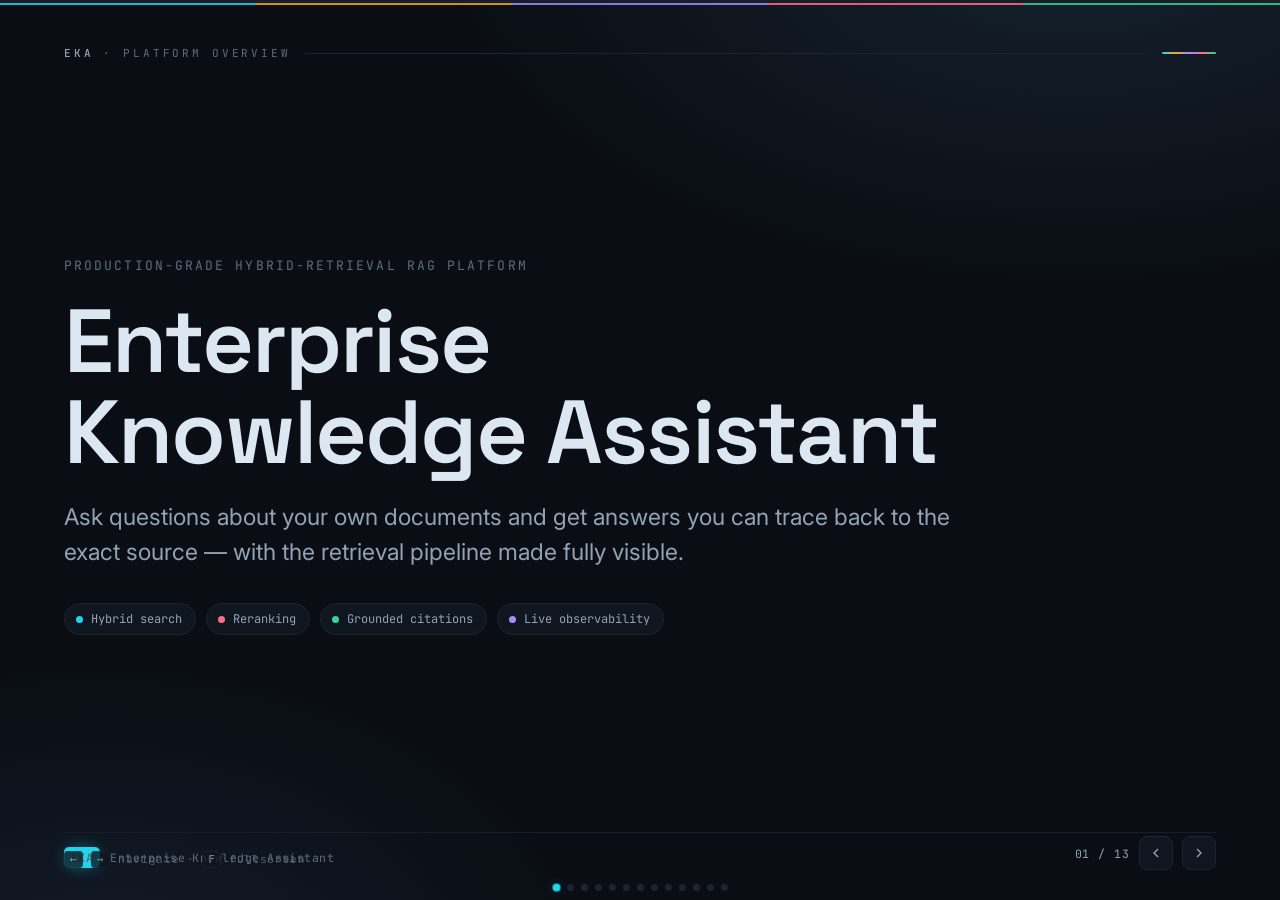
<file: Enterprise-Knowledge-Assistant-Deck.html>
<!DOCTYPE html>
<html lang="en">
<head>
<meta charset="utf-8" />
<meta name="viewport" content="width=device-width, initial-scale=1, viewport-fit=cover" />
<title>Enterprise Knowledge Assistant — Overview</title>
<link rel="preconnect" href="https://fonts.googleapis.com" />
<link rel="preconnect" href="https://fonts.gstatic.com" crossorigin />
<link href="https://fonts.googleapis.com/css2?family=Space+Grotesk:wght@500;600;700&family=Inter:wght@400;500;600&family=JetBrains+Mono:wght@400;500;700&display=swap" rel="stylesheet" />
<style>
:root{
  --bg:#0a0e14; --bg2:#0c121a; --panel:#0f161f; --panel2:#121b25;
  --rule:#1b2531; --rule-soft:#161f29;
  --ink:#dde7f1; --ink-dim:#93a3b5; --ink-faint:#5d6d7f;
  --vector:#22d3ee; --lexical:#f5a524; --fusion:#a78bfa; --rerank:#fb7185; --generate:#34d399;
  --display:"Space Grotesk", system-ui, sans-serif;
  --body:"Inter", system-ui, -apple-system, sans-serif;
  --mono:"JetBrains Mono", ui-monospace, "SF Mono", Menlo, Consolas, monospace;
  --pad: clamp(28px, 5vw, 84px);
}
*{box-sizing:border-box;margin:0;padding:0}
html,body{height:100%}
body{
  background:
    radial-gradient(1100px 620px at 84% -8%, #16222e 0%, rgba(22,34,46,0) 58%),
    radial-gradient(900px 600px at 8% 110%, #131c2a 0%, rgba(19,28,42,0) 55%),
    var(--bg);
  color:var(--ink); font-family:var(--body);
  overflow:hidden; -webkit-font-smoothing:antialiased; text-rendering:optimizeLegibility;
}

/* top progress + spectrum rule */
.topbar{position:fixed; top:0; left:0; right:0; z-index:40; height:3px; background:var(--rule-soft)}
.topbar .bar{height:100%; width:0; background:linear-gradient(90deg,var(--vector),var(--fusion)); transition:width .5s ease}
.spectrum{position:fixed; top:3px; left:0; right:0; height:2px; z-index:40; opacity:.85;
  background:linear-gradient(90deg,var(--vector) 0 20%,var(--lexical) 20% 40%,var(--fusion) 40% 60%,var(--rerank) 60% 80%,var(--generate) 80% 100%)}

/* deck + slides */
.deck{position:fixed; inset:0; cursor:default}
.slide{position:absolute; inset:0; display:flex; flex-direction:column;
  padding:calc(var(--pad)*0.72) var(--pad) calc(var(--pad)*0.5);
  opacity:0; visibility:hidden; transform:translateY(10px) scale(.995);
  transition:opacity .5s ease, transform .5s ease, visibility 0s linear .5s}
.slide.active{opacity:1; visibility:visible; transform:none; transition:opacity .55s ease, transform .55s ease}

/* head / foot chrome */
.head{display:flex; align-items:center; gap:14px; flex:0 0 auto}
.kicker{font-family:var(--mono); font-size:11px; letter-spacing:.26em; text-transform:uppercase; color:var(--ink-faint)}
.kicker b{color:var(--ink-dim); font-weight:500}
.head .rule{flex:1; height:1px; background:var(--rule)}
.head .sig{width:54px; height:2px; border-radius:2px;
  background:linear-gradient(90deg,var(--vector),var(--lexical),var(--fusion),var(--rerank),var(--generate))}

.body{flex:1 1 auto; display:flex; flex-direction:column; justify-content:center; padding:clamp(14px,3vh,40px) 0; min-height:0; overflow-y:auto; overflow-x:hidden; scrollbar-width:thin; scrollbar-color:var(--rule) transparent}
.body::-webkit-scrollbar{width:8px}
.body::-webkit-scrollbar-thumb{background:var(--rule); border-radius:8px}

.foot{flex:0 0 auto; display:flex; align-items:center; justify-content:space-between; gap:16px; padding-top:14px; border-top:1px solid var(--rule-soft)}
.wordmark{display:flex; align-items:center; gap:10px; min-width:0}
.badge{font-family:var(--mono); font-weight:700; font-size:11px; letter-spacing:.12em; color:var(--bg);
  background:var(--vector); padding:3px 7px; border-radius:5px; box-shadow:0 0 18px -6px var(--vector)}
.wordmark span{font-family:var(--mono); font-size:11.5px; color:var(--ink-faint); letter-spacing:.04em; white-space:nowrap; overflow:hidden; text-overflow:ellipsis}
.nav{display:flex; align-items:center; gap:14px}
.counter{font-family:var(--mono); font-size:11.5px; color:var(--ink-dim); letter-spacing:.08em}
.controls{position:fixed; right:var(--pad); bottom:calc(var(--pad)*0.5 - 2px); z-index:42; display:flex; align-items:center; gap:9px}
.arrows{display:flex; gap:8px}
.navbtn{width:34px; height:34px; border-radius:8px; border:1px solid var(--rule); background:var(--panel);
  color:var(--ink-dim); display:grid; place-items:center; cursor:pointer; transition:.15s}
.navbtn:hover{border-color:var(--vector); color:var(--vector); box-shadow:0 0 16px -8px var(--vector)}
.navbtn svg{width:16px;height:16px}

/* dots */
.dots{position:fixed; left:0; right:0; bottom:9px; z-index:40; display:flex; justify-content:center; gap:7px; pointer-events:none}
.dot{width:7px; height:7px; border-radius:50%; border:0; padding:0; background:var(--rule); cursor:pointer; pointer-events:auto; transition:.2s}
.dot.on{background:var(--vector); box-shadow:0 0 10px -2px var(--vector); transform:scale(1.15)}

/* reveal animation for slide content */
.r{opacity:0; transform:translateY(16px)}
.slide.active .r{opacity:1; transform:none; transition:opacity .6s ease, transform .6s ease; transition-delay:calc(var(--d,0)*90ms + 60ms)}

/* typography */
.eyebrow{font-family:var(--mono); font-size:12px; letter-spacing:.2em; text-transform:uppercase; color:var(--vector); margin-bottom:18px}
h1.title{font-family:var(--display); font-weight:600; letter-spacing:-.02em; line-height:1.02;
  font-size:clamp(40px, 7vw, 92px)}
h2.title{font-family:var(--display); font-weight:600; letter-spacing:-.015em; line-height:1.06;
  font-size:clamp(30px, 4.6vw, 60px)}
.lede{font-size:clamp(17px, 2vw, 23px); line-height:1.5; color:var(--ink-dim); max-width:46ch; margin-top:22px}
.lede.wide{max-width:64ch}
.acctxt{color:var(--ink)}

/* title slide */
.hero-tag{font-family:var(--mono); font-size:13px; letter-spacing:.16em; text-transform:uppercase; color:var(--ink-faint); margin-bottom:22px}
.chips{display:flex; flex-wrap:wrap; gap:10px; margin-top:34px}
.chip{font-family:var(--mono); font-size:12px; color:var(--ink-dim); border:1px solid var(--rule);
  background:var(--panel); border-radius:30px; padding:7px 13px 7px 11px; display:inline-flex; align-items:center; gap:8px}
.chip i{width:7px; height:7px; border-radius:50%; display:inline-block}

/* pillars */
.pillars{display:grid; grid-template-columns:repeat(3,1fr); gap:18px}
.pillar{border:1px solid var(--rule); border-radius:14px; background:linear-gradient(180deg,var(--panel2),var(--panel)); padding:24px 22px; position:relative; overflow:hidden}
.pillar::before{content:""; position:absolute; left:0; top:0; bottom:0; width:3px; background:var(--c)}
.pillar .pn{font-family:var(--mono); font-size:12px; color:var(--c); letter-spacing:.14em}
.pillar h3{font-family:var(--display); font-weight:600; font-size:clamp(19px,2vw,24px); margin:14px 0 10px; letter-spacing:-.01em}
.pillar p{font-size:14.5px; line-height:1.55; color:var(--ink-dim)}

/* pipeline */
.pipe-wrap{margin-top:8px}
.pipeline{display:grid; grid-template-columns:repeat(6,1fr); align-items:start}
.stage{position:relative; text-align:center; padding:0 6px}
.stage:not(:last-child)::after{content:""; position:absolute; top:31px; right:-1px; width:100%; height:2px; background:var(--rule); z-index:0}
.stage .node{position:relative; z-index:1; width:64px; height:64px; margin:0 auto 14px; border-radius:50%;
  border:1.5px solid var(--rule); background:radial-gradient(circle at 50% 36%, #16212d, #0d141c);
  display:grid; place-items:center; color:var(--ink-faint);
  transition:border-color .4s, color .4s, box-shadow .4s, transform .4s}
.stage .node svg{width:26px;height:26px}
.stage.lit .node{border-color:var(--c); color:var(--c); box-shadow:0 0 26px -6px var(--c); transform:translateY(-2px)}
.stage .lbl{font-family:var(--display); font-weight:600; font-size:14.5px; color:var(--ink); letter-spacing:-.005em}
.stage .sub{font-family:var(--mono); font-size:10.5px; color:var(--ink-faint); margin-top:4px; line-height:1.35}
.pipe-cap{margin-top:34px; font-size:15.5px; color:var(--ink-dim); max-width:70ch; line-height:1.55}
.pipe-cap b{color:var(--ink); font-weight:600}

/* two columns */
.cols{display:grid; grid-template-columns:1fr auto 1fr; gap:22px; align-items:center}
.col{border:1px solid var(--rule); border-radius:14px; background:var(--panel); padding:24px 22px}
.col .ct{font-family:var(--mono); font-size:11px; letter-spacing:.16em; text-transform:uppercase; margin-bottom:10px}
.col h3{font-family:var(--display); font-weight:600; font-size:20px; margin-bottom:8px}
.col p{font-size:14px; line-height:1.55; color:var(--ink-dim)}
.col.vec .ct{color:var(--vector)} .col.vec{box-shadow:inset 3px 0 0 var(--vector)}
.col.lex .ct{color:var(--lexical)} .col.lex{box-shadow:inset 3px 0 0 var(--lexical)}
.fuse-join{display:flex; flex-direction:column; align-items:center; gap:10px; color:var(--fusion); font-family:var(--mono); font-size:11px; letter-spacing:.12em}
.fuse-join .dot2{width:46px;height:46px;border-radius:50%;border:1.5px solid var(--fusion);display:grid;place-items:center;box-shadow:0 0 22px -8px var(--fusion)}
.fuse-join .dot2 svg{width:22px;height:22px}

/* feature grid */
.fgrid{display:grid; grid-template-columns:repeat(3,1fr); gap:14px}
.feature{border:1px solid var(--rule); border-radius:12px; background:var(--panel); padding:18px 18px}
.feature .fi{color:var(--vector); margin-bottom:11px; display:flex}
.feature .fi svg{width:20px;height:20px}
.feature h4{font-family:var(--display); font-weight:600; font-size:15.5px; margin-bottom:5px; letter-spacing:-.005em}
.feature p{font-size:13px; line-height:1.5; color:var(--ink-dim)}

/* metrics */
.metricrow{display:grid; grid-template-columns:repeat(4,1fr); gap:16px; margin-top:6px}
.metric{border:1px solid var(--rule); border-radius:12px; background:var(--panel); padding:20px}
.metric .mk{font-family:var(--mono); font-size:10.5px; letter-spacing:.12em; text-transform:uppercase; color:var(--ink-faint)}
.metric .mv{font-family:var(--display); font-weight:600; font-size:clamp(28px,3.4vw,40px); margin-top:10px; font-variant-numeric:tabular-nums}
.metric .mu{font-size:.5em; color:var(--ink-faint); font-weight:500}
.metric.g .mv{color:var(--generate)} .metric.a .mv{color:var(--lexical)} .metric.c .mv{color:var(--vector)} .metric.v .mv{color:var(--fusion)}
.cap{margin-top:22px; font-family:var(--mono); font-size:11.5px; color:var(--ink-faint); letter-spacing:.04em}

/* split list (runs anywhere) */
.split{display:grid; grid-template-columns:1fr 1fr; gap:20px}
.lane{border:1px solid var(--rule); border-radius:14px; background:var(--panel); padding:24px 22px}
.lane .lt{font-family:var(--mono); font-size:11px; letter-spacing:.16em; text-transform:uppercase; margin-bottom:14px}
.lane.d .lt{color:var(--generate)} .lane.p .lt{color:var(--vector)}
.lane ul{list-style:none}
.lane li{font-size:14.5px; line-height:1.5; color:var(--ink-dim); padding:7px 0 7px 20px; position:relative}
.lane li::before{content:""; position:absolute; left:0; top:14px; width:7px; height:7px; border-radius:2px; background:var(--c)}
.lane li b{color:var(--ink); font-weight:600}

/* stack list (rigor) */
.stack{display:flex; flex-direction:column; gap:12px; max-width:74ch}
.stack-item{display:flex; gap:16px; align-items:flex-start; border:1px solid var(--rule); border-radius:12px; background:var(--panel); padding:16px 18px}
.stack-item .tag{font-family:var(--mono); font-size:10.5px; letter-spacing:.1em; text-transform:uppercase; color:var(--c); border:1px solid var(--rule); border-radius:6px; padding:4px 8px; white-space:nowrap; margin-top:2px}
.stack-item p{font-size:14.5px; line-height:1.5; color:var(--ink-dim)}
.stack-item p b{color:var(--ink); font-weight:600}

/* tech chips */
.tech{display:flex; flex-wrap:wrap; gap:11px; max-width:74ch}
.tk{font-family:var(--mono); font-size:13px; color:var(--ink-dim); border:1px solid var(--rule); background:var(--panel); border-radius:8px; padding:9px 13px}
.tk.opt{color:var(--ink-faint); border-style:dashed}

/* closing CTA */
.cta{margin-top:30px; display:flex; flex-wrap:wrap; gap:12px; align-items:center}
.cmd{font-family:var(--mono); font-size:14px; color:var(--vector); background:rgba(34,211,238,.07); border:1px solid rgba(34,211,238,.28); border-radius:9px; padding:11px 15px}
.arrow-i{color:var(--ink-faint)}

/* keyhint */
.keyhint{position:fixed; left:var(--pad); bottom:34px; z-index:39; font-family:var(--mono); font-size:11px; color:var(--ink-faint); letter-spacing:.06em; opacity:0; transition:opacity .6s}
.keyhint.show{opacity:.8}
.keyhint kbd{border:1px solid var(--rule); border-radius:4px; padding:1px 5px; color:var(--ink-dim); background:var(--panel)}

:focus-visible{outline:2px solid var(--vector); outline-offset:3px}

@media (max-width:860px){
  .pillars,.fgrid{grid-template-columns:1fr; gap:12px}
  .cols{grid-template-columns:1fr; gap:14px}
  .fuse-join{flex-direction:row}
  .metricrow{grid-template-columns:repeat(2,1fr)}
  .split{grid-template-columns:1fr}
  .pipeline{grid-template-columns:repeat(3,1fr); row-gap:26px}
  .stage:nth-child(3)::after{display:none}
  .stage .node{width:54px;height:54px}
  h1.title{font-size:clamp(34px,9vw,56px)}
  .wordmark span{display:none}
}
@media (max-width:560px){
  .metricrow{grid-template-columns:1fr 1fr}
  .pipeline{grid-template-columns:repeat(2,1fr)}
  .stage::after{display:none !important}
  .tech,.stack{max-width:none}
  .counter{display:none}
}
@media (prefers-reduced-motion:reduce){
  .slide,.r,.stage .node,.topbar .bar{transition:none !important}
  .r{opacity:1; transform:none}
}
</style>
</head>
<body>
<div class="topbar"><div class="bar" id="progressBar"></div></div>
<div class="spectrum"></div>

<div class="deck" id="deck">

  <!-- 1 · TITLE -->
  <section class="slide" data-kicker="Overview">
    <div class="head"><span class="kicker"><b>EKA</b> · Platform overview</span><span class="rule"></span><span class="sig"></span></div>
    <div class="body">
      <div class="hero-tag r" style="--d:0">Production-grade hybrid-retrieval RAG platform</div>
      <h1 class="title r" style="--d:1">Enterprise<br>Knowledge Assistant</h1>
      <p class="lede wide r" style="--d:2">Ask questions about your own documents and get answers you can trace back to the exact source — with the retrieval pipeline made fully visible.</p>
      <div class="chips r" style="--d:3">
        <span class="chip"><i style="background:var(--vector)"></i>Hybrid search</span>
        <span class="chip"><i style="background:var(--rerank)"></i>Reranking</span>
        <span class="chip"><i style="background:var(--generate)"></i>Grounded citations</span>
        <span class="chip"><i style="background:var(--fusion)"></i>Live observability</span>
      </div>
    </div>
    <div class="foot">
      <div class="wordmark"><span class="badge">EKA</span><span>Enterprise Knowledge Assistant</span></div>
    </div>
  </section>

  <!-- 2 · THE GAP -->
  <section class="slide">
    <div class="head"><span class="kicker"><b>01</b> · The gap</span><span class="rule"></span><span class="sig"></span></div>
    <div class="body">
      <p class="eyebrow r" style="--d:0">Why most RAG demos fall short</p>
      <h2 class="title r" style="--d:1">A single vector search<br>wired to an LLM isn't a platform.</h2>
      <p class="lede wide r" style="--d:2">Pure semantic search blurs the exact terms that matter, hands the model whatever it retrieves, and produces answers no one can verify — with nothing to operate, monitor, or secure around it.</p>
      <div class="fgrid r" style="--d:3; margin-top:34px">
        <div class="feature"><div class="fi"><svg viewBox="0 0 24 24" fill="none" stroke="currentColor" stroke-width="1.8"><circle cx="11" cy="11" r="7"/><path d="M21 21l-4-4"/></svg></div><h4>Misses exact terms</h4><p>Codes, acronyms, and names get washed out by embeddings.</p></div>
        <div class="feature"><div class="fi"><svg viewBox="0 0 24 24" fill="none" stroke="currentColor" stroke-width="1.8"><path d="M3 12h18M3 6h18M3 18h18"/></svg></div><h4>No relevance pass</h4><p>Top-k by raw similarity isn't the same as most relevant.</p></div>
        <div class="feature"><div class="fi"><svg viewBox="0 0 24 24" fill="none" stroke="currentColor" stroke-width="1.8"><path d="M12 9v4m0 4h.01M10.3 3.9 1.8 18a2 2 0 0 0 1.7 3h17a2 2 0 0 0 1.7-3L13.7 3.9a2 2 0 0 0-3.4 0Z"/></svg></div><h4>Unverifiable answers</h4><p>No citations means no way to trust or audit a response.</p></div>
      </div>
    </div>
    <div class="foot"><div class="wordmark"><span class="badge">EKA</span><span>Enterprise Knowledge Assistant</span></div></div>
  </section>

  <!-- 3 · WHAT IT IS -->
  <section class="slide">
    <div class="head"><span class="kicker"><b>02</b> · What it is</span><span class="rule"></span><span class="sig"></span></div>
    <div class="body">
      <p class="eyebrow r" style="--d:0">The idea in one line</p>
      <h2 class="title r" style="--d:1">It reads your files and answers<br>with the <span style="color:var(--generate)">source attached</span>.</h2>
      <p class="lede wide r" style="--d:2">Drop in TXT, Markdown, CSV, or PDF. The platform indexes every passage with both keyword and vector search, then answers natural-language questions — each claim backed by a numbered citation, so you always know where it came from.</p>
      <p class="lede wide acctxt r" style="--d:3">It runs fully offline by default, and upgrades to a local large language model by changing a few settings.</p>
    </div>
    <div class="foot"><div class="wordmark"><span class="badge">EKA</span><span>Enterprise Knowledge Assistant</span></div></div>
  </section>

  <!-- 4 · THREE UPGRADES -->
  <section class="slide">
    <div class="head"><span class="kicker"><b>03</b> · The platform</span><span class="rule"></span><span class="sig"></span></div>
    <div class="body">
      <p class="eyebrow r" style="--d:0">Three upgrades turn retrieval into a platform</p>
      <div class="pillars">
        <div class="pillar r" style="--d:1; --c:var(--vector)"><div class="pn">01 — Retrieval</div><h3>Hybrid search</h3><p>BM25 keyword search fused with dense vector search, so exact terms and meaning both count.</p></div>
        <div class="pillar r" style="--d:2; --c:var(--rerank)"><div class="pn">02 — Precision</div><h3>Reranking</h3><p>A second-stage relevance pass reorders candidates so the most relevant passages reach the answer.</p></div>
        <div class="pillar r" style="--d:3; --c:var(--generate)"><div class="pn">03 — Operations</div><h3>Live dashboard</h3><p>An instrument panel that visualizes the retrieval pipeline with real, measured per-stage latencies.</p></div>
      </div>
    </div>
    <div class="foot"><div class="wordmark"><span class="badge">EKA</span><span>Enterprise Knowledge Assistant</span></div></div>
  </section>

  <!-- 5 · PIPELINE (signature) -->
  <section class="slide" data-pipeline>
    <div class="head"><span class="kicker"><b>04</b> · Retrieval pipeline</span><span class="rule"></span><span class="sig"></span></div>
    <div class="body">
      <p class="eyebrow r" style="--d:0">Every query runs six stages</p>
      <div class="pipe-wrap r" style="--d:1">
        <div class="pipeline">
          <div class="stage" style="--c:var(--vector)"><div class="node"><svg viewBox="0 0 24 24" fill="none" stroke="currentColor" stroke-width="1.8"><circle cx="12" cy="12" r="3"/><path d="M12 2v4M12 18v4M2 12h4M18 12h4"/></svg></div><div class="lbl">Embed</div><div class="sub">query → vector</div></div>
          <div class="stage" style="--c:var(--vector)"><div class="node"><svg viewBox="0 0 24 24" fill="none" stroke="currentColor" stroke-width="1.8"><circle cx="11" cy="11" r="7"/><path d="M21 21l-4-4"/></svg></div><div class="lbl">Vector</div><div class="sub">semantic search</div></div>
          <div class="stage" style="--c:var(--lexical)"><div class="node"><svg viewBox="0 0 24 24" fill="none" stroke="currentColor" stroke-width="1.8"><path d="M4 6h16M4 12h10M4 18h7"/></svg></div><div class="lbl">BM25</div><div class="sub">keyword search</div></div>
          <div class="stage" style="--c:var(--fusion)"><div class="node"><svg viewBox="0 0 24 24" fill="none" stroke="currentColor" stroke-width="1.8"><path d="M7 4v6a5 5 0 0 0 10 0V4"/><path d="M12 15v5"/></svg></div><div class="lbl">Fuse</div><div class="sub">rank fusion</div></div>
          <div class="stage" style="--c:var(--rerank)"><div class="node"><svg viewBox="0 0 24 24" fill="none" stroke="currentColor" stroke-width="1.8"><path d="M3 16l5-5 5 5M8 11V4"/><path d="M21 8l-5 5-3-3"/></svg></div><div class="lbl">Rerank</div><div class="sub">reorder</div></div>
          <div class="stage" style="--c:var(--generate)"><div class="node"><svg viewBox="0 0 24 24" fill="none" stroke="currentColor" stroke-width="1.8"><path d="M12 3l2 5 5 1-4 3 1 5-4-2.7L8 17l1-5-4-3 5-1z"/></svg></div><div class="lbl">Generate</div><div class="sub">cited answer</div></div>
        </div>
      </div>
      <p class="pipe-cap r" style="--d:2">The dashboard lights up each stage with its <b>real measured latency</b> — so the system's behaviour is visible and explainable, not a black box.</p>
    </div>
    <div class="foot"><div class="wordmark"><span class="badge">EKA</span><span>Enterprise Knowledge Assistant</span></div></div>
  </section>

  <!-- 6 · HYBRID -->
  <section class="slide">
    <div class="head"><span class="kicker"><b>05</b> · Hybrid retrieval</span><span class="rule"></span><span class="sig"></span></div>
    <div class="body">
      <p class="eyebrow r" style="--d:0">Two signals, fused</p>
      <div class="cols r" style="--d:1">
        <div class="col vec"><div class="ct">Vector · semantic</div><h3>Understands meaning</h3><p>Finds passages about the same idea even when the wording differs — "time off" matches "annual leave".</p></div>
        <div class="fuse-join"><div class="dot2"><svg viewBox="0 0 24 24" fill="none" stroke="currentColor" stroke-width="1.8"><path d="M7 4v6a5 5 0 0 0 10 0V4"/><path d="M12 15v5"/></svg></div>RRF FUSION</div>
        <div class="col lex"><div class="ct">BM25 · lexical</div><h3>Nails exact terms</h3><p>Matches the precise tokens that embeddings blur — product codes, acronyms, names, and IDs.</p></div>
      </div>
      <p class="pipe-cap r" style="--d:2">Reciprocal Rank Fusion combines them by <b>rank, not raw score</b> — robust across retrievers and needs no per-corpus tuning.</p>
    </div>
    <div class="foot"><div class="wordmark"><span class="badge">EKA</span><span>Enterprise Knowledge Assistant</span></div></div>
  </section>

  <!-- 7 · GROUNDED & RELIABLE -->
  <section class="slide">
    <div class="head"><span class="kicker"><b>06</b> · Grounded &amp; reliable</span><span class="rule"></span><span class="sig"></span></div>
    <div class="body">
      <p class="eyebrow r" style="--d:0">Answers you can trust</p>
      <h2 class="title r" style="--d:1">Every claim is cited.<br>It never hard-fails.</h2>
      <p class="lede wide r" style="--d:2">Each answer carries inline numbered citations and a grounded flag. When no language model is reachable, an extractive engine assembles the answer only from real passages in your documents — so it degrades gracefully instead of breaking, and can never fabricate facts.</p>
    </div>
    <div class="foot"><div class="wordmark"><span class="badge">EKA</span><span>Enterprise Knowledge Assistant</span></div></div>
  </section>

  <!-- 8 · BUILT LIKE A SERVICE -->
  <section class="slide">
    <div class="head"><span class="kicker"><b>07</b> · Production engineering</span><span class="rule"></span><span class="sig"></span></div>
    <div class="body">
      <p class="eyebrow r" style="--d:0">Built like a service, not a script</p>
      <div class="fgrid r" style="--d:1">
        <div class="feature"><div class="fi"><svg viewBox="0 0 24 24" fill="none" stroke="currentColor" stroke-width="1.8"><rect x="3" y="11" width="18" height="10" rx="2"/><path d="M7 11V7a5 5 0 0 1 10 0v4"/></svg></div><h4>API-key auth</h4><p>Keyed access to every endpoint, easy to put behind a gateway.</p></div>
        <div class="feature"><div class="fi"><svg viewBox="0 0 24 24" fill="none" stroke="currentColor" stroke-width="1.8"><path d="M12 2v6l4 2"/><circle cx="12" cy="14" r="8"/></svg></div><h4>Rate limiting</h4><p>Per-client token bucket protects the service under load.</p></div>
        <div class="feature"><div class="fi"><svg viewBox="0 0 24 24" fill="none" stroke="currentColor" stroke-width="1.8"><path d="M3 12h4l3 8 4-16 3 8h4"/></svg></div><h4>Health &amp; readiness</h4><p>Liveness and per-component readiness probes for orchestration.</p></div>
        <div class="feature"><div class="fi"><svg viewBox="0 0 24 24" fill="none" stroke="currentColor" stroke-width="1.8"><path d="M4 6h16M4 12h16M4 18h10"/></svg></div><h4>Traced JSON logs</h4><p>Structured logs with a request id threaded across the pipeline.</p></div>
        <div class="feature"><div class="fi"><svg viewBox="0 0 24 24" fill="none" stroke="currentColor" stroke-width="1.8"><rect x="3" y="3" width="7" height="7" rx="1"/><rect x="14" y="3" width="7" height="7" rx="1"/><rect x="3" y="14" width="7" height="7" rx="1"/><rect x="14" y="14" width="7" height="7" rx="1"/></svg></div><h4>Namespaces</h4><p>Document collections stay isolated and never mix together.</p></div>
        <div class="feature"><div class="fi"><svg viewBox="0 0 24 24" fill="none" stroke="currentColor" stroke-width="1.8"><path d="M21 15V7a2 2 0 0 0-2-2H9L3 9v8a2 2 0 0 0 2 2h14a2 2 0 0 0 2-2Z"/><path d="M3 9h18"/></svg></div><h4>Dedup on ingest</h4><p>Identical uploads are detected by hash and never re-indexed.</p></div>
      </div>
    </div>
    <div class="foot"><div class="wordmark"><span class="badge">EKA</span><span>Enterprise Knowledge Assistant</span></div></div>
  </section>

  <!-- 9 · OBSERVABILITY -->
  <section class="slide">
    <div class="head"><span class="kicker"><b>08</b> · Observability</span><span class="rule"></span><span class="sig"></span></div>
    <div class="body">
      <p class="eyebrow r" style="--d:0">See inside the system</p>
      <h2 class="title r" style="--d:1; margin-bottom:6px">A live operations dashboard</h2>
      <p class="lede wide r" style="--d:2">The pipeline spine animates each query in real time, alongside the metrics that matter for running a retrieval service:</p>
      <div class="metricrow r" style="--d:3">
        <div class="metric c"><div class="mk">Documents</div><div class="mv">1,240</div></div>
        <div class="metric g"><div class="mk">Success rate</div><div class="mv">100<span class="mu">%</span></div></div>
        <div class="metric g"><div class="mk">Grounded rate</div><div class="mv">94<span class="mu">%</span></div></div>
        <div class="metric a"><div class="mk">p95 latency</div><div class="mv">21<span class="mu">ms</span></div></div>
      </div>
      <p class="cap r" style="--d:4">Representative readings — the dashboard updates every few seconds while the service runs.</p>
    </div>
    <div class="foot"><div class="wordmark"><span class="badge">EKA</span><span>Enterprise Knowledge Assistant</span></div></div>
  </section>

  <!-- 10 · RUNS ANYWHERE -->
  <section class="slide">
    <div class="head"><span class="kicker"><b>09</b> · Deployment</span><span class="rule"></span><span class="sig"></span></div>
    <div class="body">
      <p class="eyebrow r" style="--d:0">Runs anywhere — scales up by config</p>
      <div class="split">
        <div class="lane d r" style="--d:1; --c:var(--generate)"><div class="lt">Offline by default</div>
          <ul>
            <li><b>No downloads, no GPU, no network.</b> Boots in seconds.</li>
            <li>Deterministic hashing embedder + in-memory vector store.</li>
            <li>Extractive answer engine — always grounded and cited.</li>
            <li>One-click launcher and a guided showcase demo.</li>
          </ul>
        </div>
        <div class="lane p r" style="--d:2; --c:var(--vector)"><div class="lt">Production profile</div>
          <ul>
            <li>Local <b>Ollama</b> — qwen3-coder for answers, nomic-embed for vectors.</li>
            <li><b>ChromaDB</b> vector store for larger corpora.</li>
            <li><b>Cross-encoder</b> reranker for top-tier relevance.</li>
            <li>Docker image and Compose, switched by environment variables.</li>
          </ul>
        </div>
      </div>
    </div>
    <div class="foot"><div class="wordmark"><span class="badge">EKA</span><span>Enterprise Knowledge Assistant</span></div></div>
  </section>

  <!-- 11 · RIGOR -->
  <section class="slide">
    <div class="head"><span class="kicker"><b>10</b> · Engineering rigor</span><span class="rule"></span><span class="sig"></span></div>
    <div class="body">
      <p class="eyebrow r" style="--d:0">Built and verified in iterations</p>
      <h2 class="title r" style="--d:1; font-size:clamp(26px,3.4vw,44px); margin-bottom:18px">Integration testing found real bugs — and fixed them.</h2>
      <div class="stack">
        <div class="stack-item r" style="--d:2; --c:var(--vector)"><span class="tag">~40 tests</span><p>A unit and integration suite covering chunking, retrieval, fusion, reranking, storage, and the full API.</p></div>
        <div class="stack-item r" style="--d:3; --c:var(--lexical)"><span class="tag">Bug · BM25</span><p><b>Small-corpus negative IDF</b> silently disabled keyword search; fixed to rank by lexical overlap instead of score sign.</p></div>
        <div class="stack-item r" style="--d:4; --c:var(--rerank)"><span class="tag">Bug · Logging</span><p>A reserved log field crashed every upload; hardened so a reserved key can never crash a request again.</p></div>
        <div class="stack-item r" style="--d:5; --c:var(--generate)"><span class="tag">Bug · Readiness</span><p>A property called like a method reported a healthy component as down; corrected and re-verified.</p></div>
      </div>
    </div>
    <div class="foot"><div class="wordmark"><span class="badge">EKA</span><span>Enterprise Knowledge Assistant</span></div></div>
  </section>

  <!-- 12 · TECH STACK -->
  <section class="slide">
    <div class="head"><span class="kicker"><b>11</b> · Tech stack</span><span class="rule"></span><span class="sig"></span></div>
    <div class="body">
      <p class="eyebrow r" style="--d:0">What it's built with</p>
      <div class="tech r" style="--d:1">
        <span class="tk">FastAPI</span><span class="tk">Pydantic v2</span><span class="tk">SQLite</span><span class="tk">NumPy</span>
        <span class="tk">rank-bm25</span><span class="tk">pypdf</span><span class="tk">httpx</span><span class="tk">Vanilla JS dashboard</span>
        <span class="tk">Docker</span>
      </div>
      <p class="eyebrow r" style="--d:2; margin-top:34px; color:var(--ink-faint)">Optional, one setting away</p>
      <div class="tech r" style="--d:3">
        <span class="tk opt">Ollama · qwen3-coder</span><span class="tk opt">nomic-embed-text</span><span class="tk opt">ChromaDB</span><span class="tk opt">sentence-transformers</span>
      </div>
    </div>
    <div class="foot"><div class="wordmark"><span class="badge">EKA</span><span>Enterprise Knowledge Assistant</span></div></div>
  </section>

  <!-- 13 · CLOSING -->
  <section class="slide">
    <div class="head"><span class="kicker"><b>12</b> · In one view</span><span class="rule"></span><span class="sig"></span></div>
    <div class="body">
      <p class="eyebrow r" style="--d:0">What this demonstrates</p>
      <h2 class="title r" style="--d:1">Applied RAG, built to be<br>run, trusted, and shown.</h2>
      <p class="lede wide r" style="--d:2">Hybrid retrieval and reranking, grounded and cited answers, production-grade operations, and a dashboard that makes the whole system legible — packaged so anyone can run it.</p>
      <div class="cta r" style="--d:3">
        <span class="cmd">START_SOFTWARE.bat</span>
        <span class="arrow-i">→</span>
        <span class="cmd">Run showcase demo</span>
      </div>
    </div>
    <div class="foot"><div class="wordmark"><span class="badge">EKA</span><span>Enterprise Knowledge Assistant</span></div></div>
  </section>

</div>

<div class="controls">
  <span class="counter" id="counter"></span>
  <button class="navbtn no-advance" id="navPrev" aria-label="Previous slide"><svg viewBox="0 0 24 24" fill="none" stroke="currentColor" stroke-width="2"><path d="M15 18l-6-6 6-6"/></svg></button>
  <button class="navbtn no-advance" id="navNext" aria-label="Next slide"><svg viewBox="0 0 24 24" fill="none" stroke="currentColor" stroke-width="2"><path d="M9 6l6 6-6 6"/></svg></button>
</div>
<div class="dots" id="dots"></div>
<div class="keyhint" id="keyhint"><kbd>←</kbd> <kbd>→</kbd> navigate · <kbd>F</kbd> fullscreen</div>

<script>
(function(){
  "use strict";
  var deck = document.getElementById('deck');
  var slides = Array.prototype.slice.call(deck.querySelectorAll('.slide'));
  var total = slides.length, idx = 0;
  var progress = document.getElementById('progressBar');
  var dotsWrap = document.getElementById('dots');
  var pad2 = function(n){ return (n<10?'0':'')+n; };

  // dots
  slides.forEach(function(s,i){
    var d = document.createElement('button');
    d.className = 'dot'; d.setAttribute('aria-label','Go to slide '+(i+1));
    d.addEventListener('click', function(){ go(i); });
    dotsWrap.appendChild(d);
  });
  var dots = Array.prototype.slice.call(dotsWrap.children);
  var counter = document.getElementById('counter');

  function runPipeline(slide){
    var stages = Array.prototype.slice.call(slide.querySelectorAll('.stage'));
    var reduce = matchMedia('(prefers-reduced-motion: reduce)').matches;
    stages.forEach(function(st){ st.classList.remove('lit'); });
    // force reflow so removal applies before re-adding
    void slide.offsetWidth;
    stages.forEach(function(st,i){ setTimeout(function(){ st.classList.add('lit'); }, reduce?0:170*i); });
  }

  function go(n){
    idx = Math.max(0, Math.min(total-1, n));
    slides.forEach(function(s,i){ s.classList.toggle('active', i===idx); });
    dots.forEach(function(d,i){ d.classList.toggle('on', i===idx); });
    progress.style.width = (total>1 ? (idx/(total-1))*100 : 100) + '%';
    counter.textContent = pad2(idx+1)+' / '+pad2(total);
    if(slides[idx].hasAttribute('data-pipeline')) runPipeline(slides[idx]);
  }
  function next(){ go(idx+1); }
  function prev(){ go(idx-1); }

  document.addEventListener('keydown', function(e){
    if(e.key==='ArrowRight' || e.key==='PageDown' || e.key===' '){ e.preventDefault(); next(); }
    else if(e.key==='ArrowLeft' || e.key==='PageUp'){ e.preventDefault(); prev(); }
    else if(e.key==='Home'){ go(0); }
    else if(e.key==='End'){ go(total-1); }
    else if(e.key==='f' || e.key==='F'){ toggleFs(); }
  });

  deck.addEventListener('click', function(e){
    if(e.target.closest('.no-advance') || e.target.closest('a')) return;
    if(e.clientX < window.innerWidth*0.16) prev(); else next();
  });

  var sx = null;
  document.addEventListener('touchstart', function(e){ sx = e.touches[0].clientX; }, {passive:true});
  document.addEventListener('touchend', function(e){
    if(sx===null) return;
    var dx = e.changedTouches[0].clientX - sx;
    if(Math.abs(dx) > 45){ if(dx<0) next(); else prev(); }
    sx = null;
  }, {passive:true});

  function toggleFs(){
    if(!document.fullscreenElement){ if(document.documentElement.requestFullscreen) document.documentElement.requestFullscreen(); }
    else { if(document.exitFullscreen) document.exitFullscreen(); }
  }

  document.getElementById('navPrev').addEventListener('click', prev);
  document.getElementById('navNext').addEventListener('click', next);

  // brief key hint on load
  var hint = document.getElementById('keyhint');
  setTimeout(function(){ hint.classList.add('show'); }, 700);
  setTimeout(function(){ hint.classList.remove('show'); }, 5200);

  go(0);
})();
</script>
</body>
</html>
</file>
